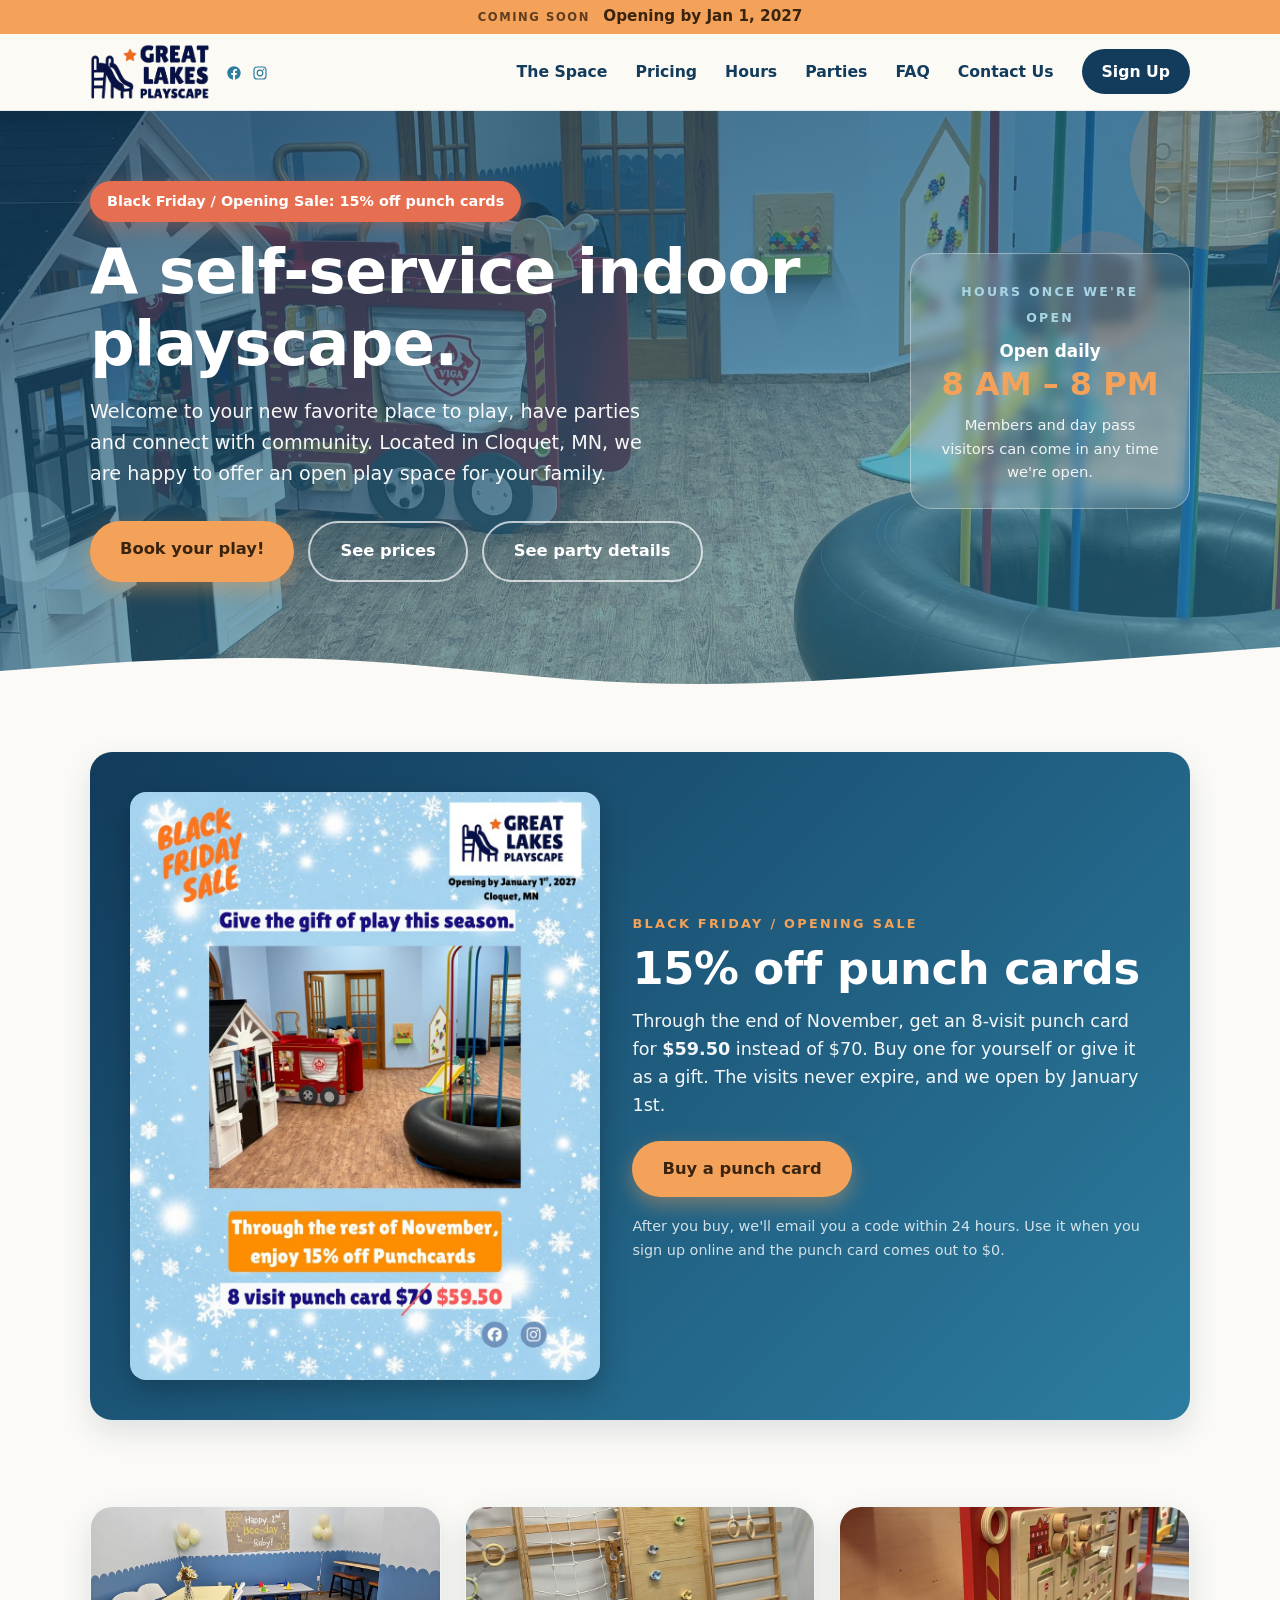
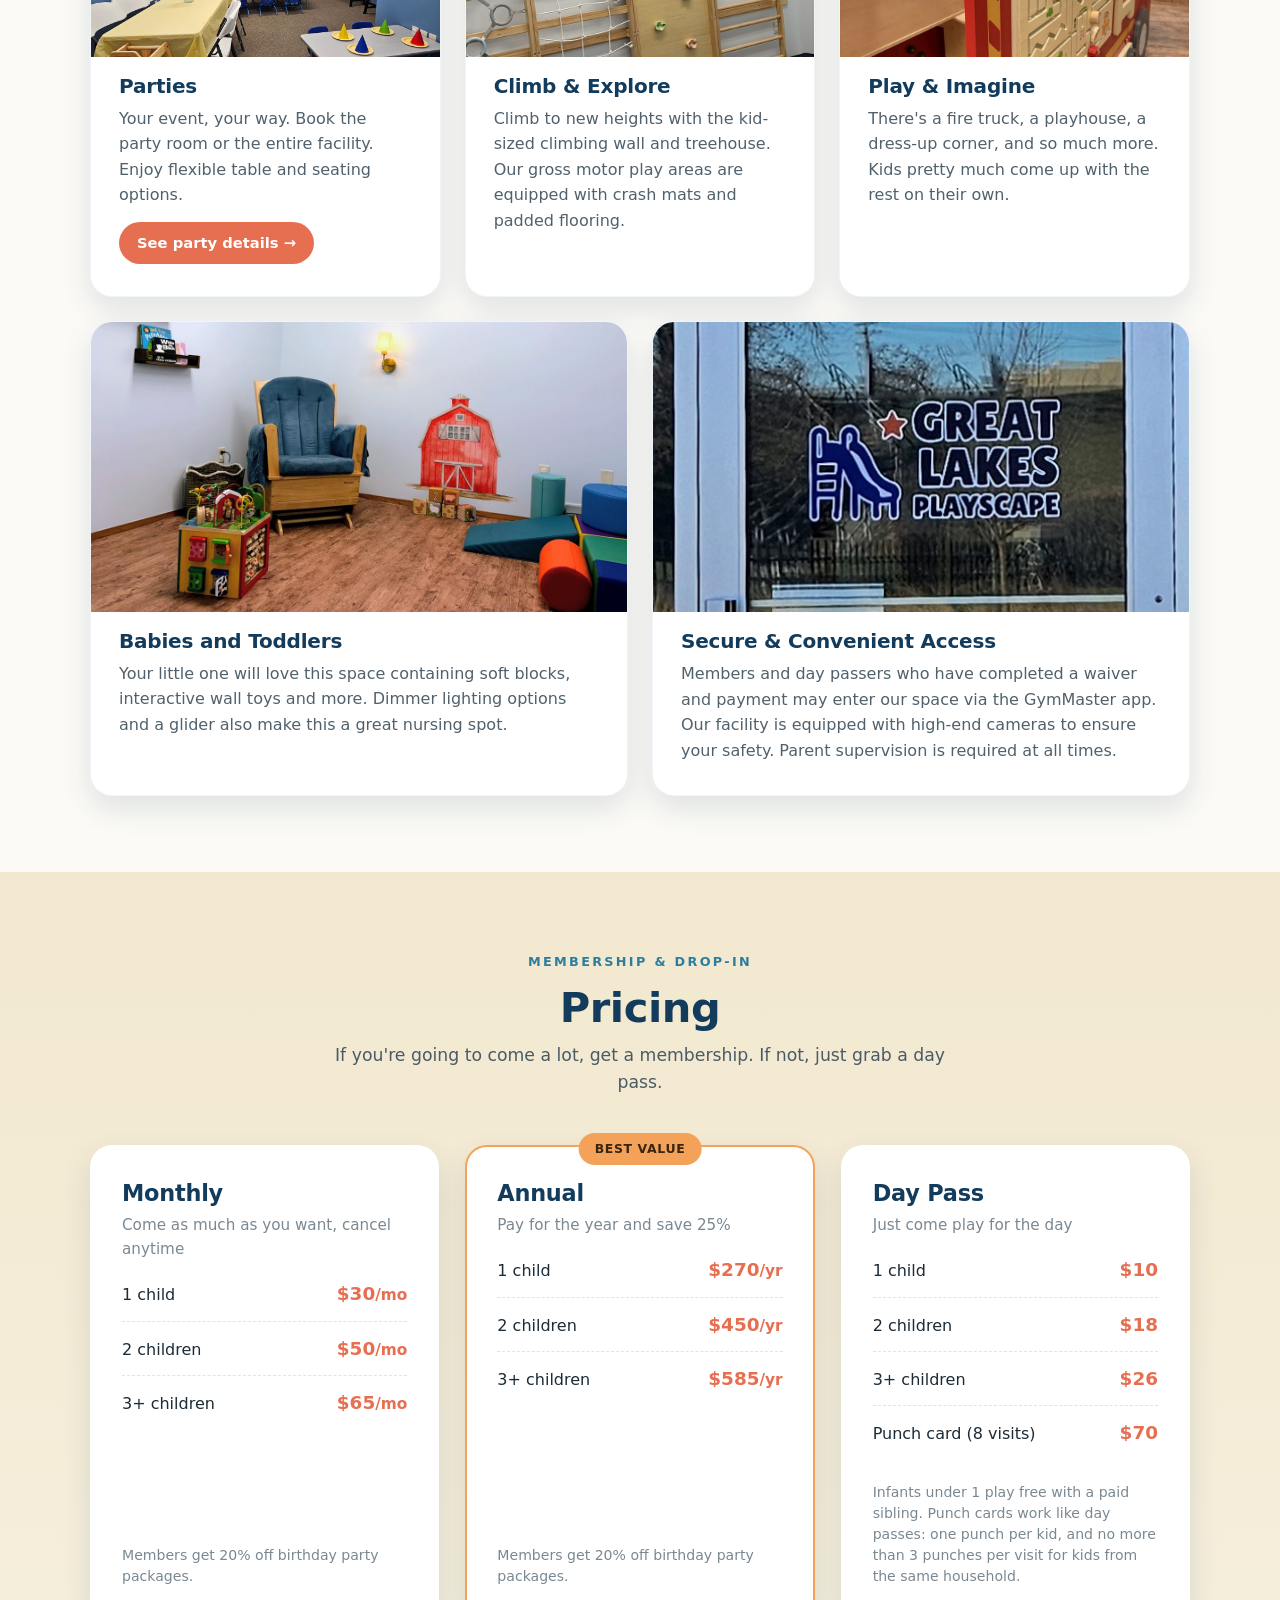
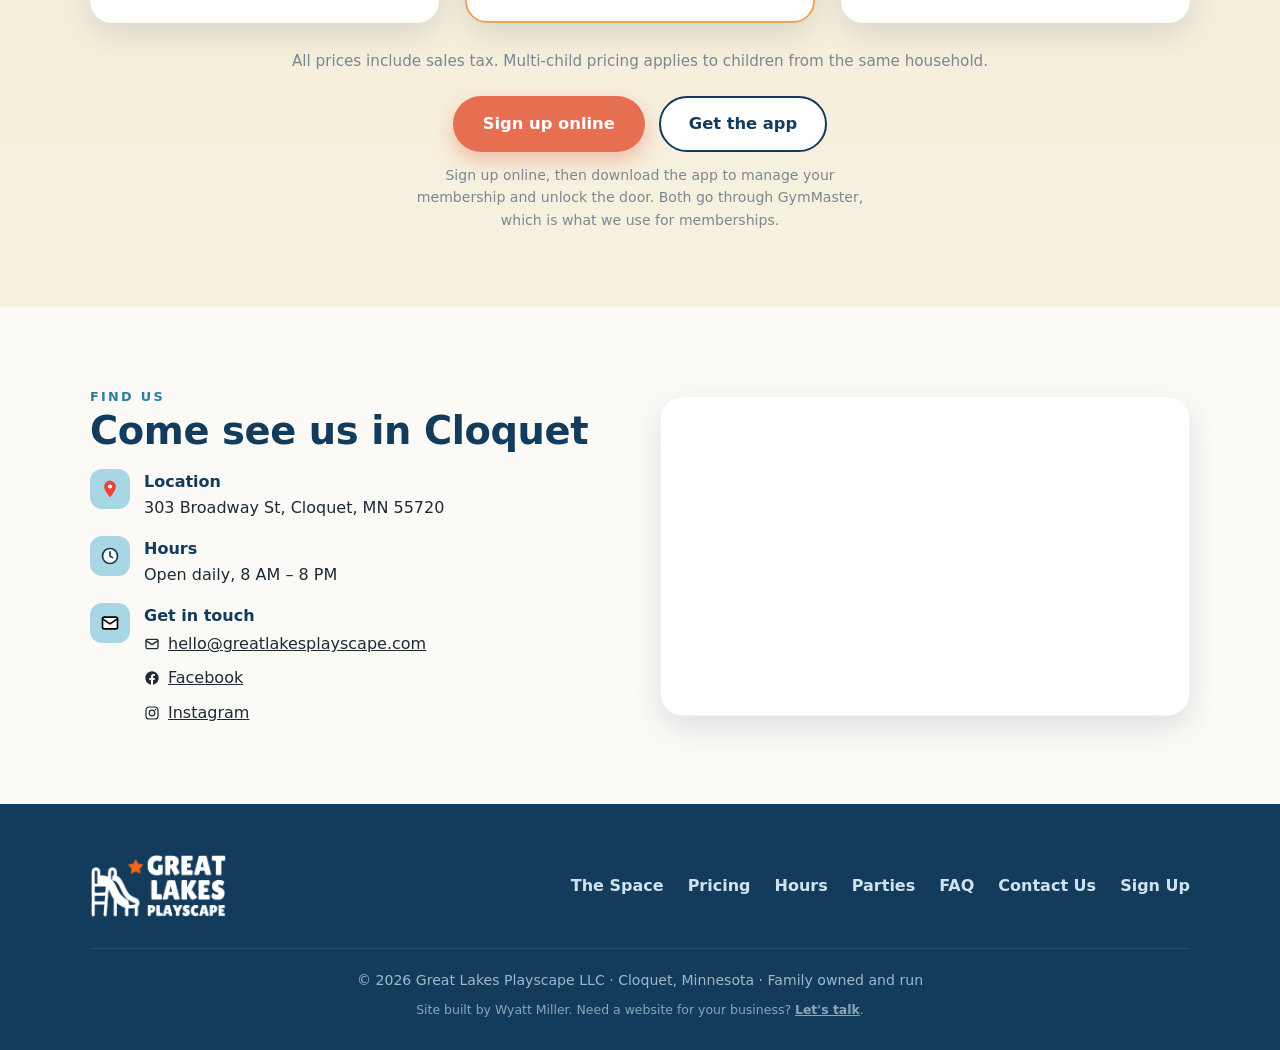
<file: index.html>
<!DOCTYPE html>
<html lang="en">
<head>
<meta charset="UTF-8">
<meta name="viewport" content="width=device-width, initial-scale=1.0">
<title>Great Lakes Playscape | Indoor Playground in Cloquet, MN</title>
<meta name="description" content="Indoor playground for kids in Cloquet, MN. Memberships, day passes, and birthday parties. Opening soon.">

<link rel="icon" type="image/png" sizes="32x32" href="images/favicon-32.png?v=2">
<link rel="icon" type="image/png" sizes="16x16" href="images/favicon-16.png?v=2">
<link rel="apple-touch-icon" href="images/apple-touch-icon.png?v=2">

<!-- Social sharing preview (Facebook, iMessage, Instagram link previews, etc.) -->
<!-- NOTE: update the og:url / twitter:url below once the real domain is live -->
<meta property="og:type" content="website">
<meta property="og:title" content="Great Lakes Playscape | Indoor Playground in Cloquet, MN">
<meta property="og:description" content="Indoor playground for kids in Cloquet, MN. Memberships, day passes, and birthday parties. Opening soon.">
<meta property="og:image" content="https://greatlakesplayscape.com/images/og-image.png">
<meta property="og:url" content="https://greatlakesplayscape.com/">
<meta name="twitter:card" content="summary_large_image">
<meta name="twitter:title" content="Great Lakes Playscape | Indoor Playground in Cloquet, MN">
<meta name="twitter:description" content="Indoor playground for kids in Cloquet, MN. Memberships, day passes, and birthday parties. Opening soon.">
<meta name="twitter:image" content="https://greatlakesplayscape.com/images/og-image.png">

<!-- Business details for Google search / Maps. Keep name, address, phone and hours in sync with the Google Business Profile. -->
<script type="application/ld+json">
{
  "@context": "https://schema.org",
  "@type": "EntertainmentBusiness",
  "name": "Great Lakes Playscape",
  "description": "Indoor playground for kids in Cloquet, MN. Memberships, day passes, and birthday parties.",
  "url": "https://greatlakesplayscape.com/",
  "logo": "https://greatlakesplayscape.com/images/logo.png",
  "image": "https://greatlakesplayscape.com/images/og-image.png",
  "email": "hello@greatlakesplayscape.com",
  "priceRange": "$",
  "address": {
    "@type": "PostalAddress",
    "streetAddress": "303 Broadway St",
    "addressLocality": "Cloquet",
    "addressRegion": "MN",
    "postalCode": "55720",
    "addressCountry": "US"
  },
  "openingHoursSpecification": [{
    "@type": "OpeningHoursSpecification",
    "dayOfWeek": ["Monday", "Tuesday", "Wednesday", "Thursday", "Friday", "Saturday", "Sunday"],
    "opens": "08:00",
    "closes": "20:00"
  }],
  "sameAs": [
    "https://www.facebook.com/share/1ABTPfkHhx/",
    "https://www.instagram.com/greatlakesplayscape/"
  ]
}
</script>

<link rel="stylesheet" href="styles.css?v=20261122k">
</head>
<body>

<!-- ============ HEADER ============ -->
<header>
  <div class="opening-bar"><span>Coming soon</span> Opening by Jan 1, 2027</div>
  <div class="wrap nav">
    <div class="brand-group">
      <a href="#top" class="brand">
        <img class="logo" src="images/logo.png" alt="Great Lakes Playscape" width="586" height="274">
      </a>
      <div class="header-social" aria-label="Follow us on social media">
        <a href="https://www.facebook.com/share/1ABTPfkHhx/" aria-label="Facebook" target="_blank" rel="noopener">
          <svg viewBox="0 0 24 24" width="16" height="16" fill="currentColor" aria-hidden="true"><path d="M22 12.06C22 6.5 17.52 2 12 2S2 6.5 2 12.06c0 5.02 3.66 9.18 8.44 9.94v-7.03H7.9v-2.91h2.54V9.85c0-2.51 1.49-3.9 3.77-3.9 1.09 0 2.24.2 2.24.2v2.46h-1.26c-1.24 0-1.63.77-1.63 1.56v1.88h2.78l-.44 2.91h-2.34V22c4.78-.76 8.44-4.92 8.44-9.94Z"/></svg>
        </a>
        <a href="https://www.instagram.com/greatlakesplayscape/" aria-label="Instagram" target="_blank" rel="noopener">
          <svg viewBox="0 0 24 24" width="16" height="16" fill="none" stroke="currentColor" stroke-width="1.8" aria-hidden="true"><rect x="3" y="3" width="18" height="18" rx="5"/><circle cx="12" cy="12" r="4.2"/><circle cx="17.4" cy="6.6" r="1.1" fill="currentColor" stroke="none"/></svg>
        </a>
      </div>
    </div>
    <nav class="nav-links" id="navLinks">
      <a href="#play">The Space</a>
      <a href="#pricing">Pricing</a>
      <a href="#visit">Hours</a>
      <a href="parties/">Parties</a>
      <a href="faq/">FAQ</a>
      <a href="#visit">Contact Us</a>
      <a href="#join" class="cta">Sign Up</a>
    </nav>
    <button class="nav-toggle" id="navToggle" aria-label="Menu">☰</button>
  </div>
</header>

<!-- ============ HERO ============ -->
<section class="hero" id="top">
  <span class="float a"></span><span class="float b"></span><span class="float c"></span>
  <div class="wrap hero-grid">
   <div class="hero-main">
    <a href="#sale" class="badge badge-sale">Black Friday / Opening Sale: 15% off punch cards</a>
    <h1>A self-service indoor playscape.</h1>
    <p class="lede">Welcome to your new favorite place to play, have parties and connect with community. Located in Cloquet, MN, we are happy to offer an open play space for your family.</p>
    <div class="cta-row">
      <a href="https://greatlakesplayscape.gymmasteronline.com/portal" class="btn btn-sun" target="_blank" rel="noopener">Book your play!</a>
      <a href="#pricing" class="btn btn-ghost">See prices</a>
      <a href="parties/" class="btn btn-ghost">See party details</a>
    </div>
   </div>
    <aside class="hero-hours" id="hours">
      <span class="hero-hours-label">Hours once we're open</span>
      <div class="hero-hours-days">Open daily</div>
      <div class="hero-hours-time">8 AM – 8 PM</div>
      <p>Members and day pass visitors can come in any time we're open.</p>
    </aside>
  </div>
  <div class="waves" aria-hidden="true">
    <svg viewBox="0 0 1440 120" preserveAspectRatio="none" style="width:100%;height:90px"><path fill="#FBFAF6" d="M0,64L60,58.7C120,53,240,43,360,48C480,53,600,75,720,80C840,85,960,75,1080,64C1200,53,1320,43,1380,37.3L1440,32L1440,120L0,120Z"></path></svg>
  </div>
</section>

<!-- ============ SALE ============ -->
<section id="sale">
  <div class="wrap">
    <div class="sale-card">
      <a href="https://square.link/u/6KVVEjBP" target="_blank" rel="noopener" class="sale-graphic-link">
        <img class="sale-graphic" src="images/black-friday-sale.jpg" alt="Black Friday Sale: through the rest of November, 15% off punch cards. 8-visit punch card $59.50, was $70. Opening by January 1st, 2027 in Cloquet, MN." width="1000" height="1250">
      </a>
      <div class="sale-text">
        <span class="eyebrow">Black Friday / Opening Sale</span>
        <h2>15% off punch cards</h2>
        <p>Through the end of November, get an 8-visit punch card for <strong>$59.50</strong> instead of $70. Buy one for yourself or give it as a gift. The visits never expire, and we open by January 1st.</p>
        <a href="https://square.link/u/6KVVEjBP" class="btn btn-sun" target="_blank" rel="noopener">Buy a punch card</a>
        <p class="sale-fine">After you buy, we'll email you a code within 24 hours. Use it when you sign up online and the punch card comes out to $0.</p>
      </div>
    </div>
  </div>
</section>

<!-- ============ THE SPACE ============ -->
<section id="play">
  <div class="wrap">
    <div class="features">
      <div class="card">
        <img class="card-photo" src="images/photos/party.jpg" alt="The party room set up for a bee-themed birthday, with balloons, a banner, a long table and kid-sized tables with party hats" loading="lazy">
        <h3>Parties</h3>
        <p>Your event, your way. Book the party room or the entire facility. Enjoy flexible table and seating options.</p>
        <a href="parties/" class="card-link">See party details →</a>
      </div>
      <div class="card">
        <img class="card-photo" src="images/photos/climb.jpg" alt="Wooden climbing wall with rings, a cargo net, climbing holds and a ladder over crash mats" loading="lazy">
        <h3>Climb &amp; Explore</h3>
        <p>Climb to new heights with the kid-sized climbing wall and treehouse. Our gross motor play areas are equipped with crash mats and padded flooring.</p>
      </div>
      <div class="card">
        <img class="card-photo" src="images/photos/imagine.jpg" alt="Close-up of the red wooden fire truck with a maze panel and a toy fire helmet" loading="lazy">
        <h3>Play &amp; Imagine</h3>
        <p>There's a fire truck, a playhouse, a dress-up corner, and so much more. Kids pretty much come up with the rest on their own.</p>
      </div>
      <div class="card">
        <img class="card-photo photo-full" src="images/photos/quiet-room.jpg" alt="Side room with a rocking chair, a barn mural, board books, baby toys and foam blocks" loading="lazy">
        <h3>Babies and Toddlers</h3>
        <p>Your little one will love this space containing soft blocks, interactive wall toys and more. Dimmer lighting options and a glider also make this a great nursing spot.</p>
      </div>
      <div class="card">
        <img class="card-photo" src="images/photos/entrance.jpg" alt="The Great Lakes Playscape logo on the glass front door" loading="lazy">
        <h3>Secure &amp; Convenient Access</h3>
        <p>Members and day passers who have completed a waiver and payment may enter our space via the GymMaster app. Our facility is equipped with high-end cameras to ensure your safety. Parent supervision is required at all times.</p>
      </div>
    </div>
  </div>
</section>


<!-- ============ PRICING ============ -->
<section id="pricing">
  <div class="wrap">
    <div class="section-head">
      <span class="eyebrow">Membership &amp; Drop-in</span>
      <h2>Pricing</h2>
      <p>If you're going to come a lot, get a membership. If not, just grab a day pass.</p>
    </div>
    <div class="price-grid">
      <div class="price-card">
        <h3>Monthly</h3>
        <div class="sub">Come as much as you want, cancel anytime</div>
        <ul class="price-list">
          <li><span>1 child</span><span class="amt">$30<small>/mo</small></span></li>
          <li><span>2 children</span><span class="amt">$50<small>/mo</small></span></li>
          <li><span>3+ children</span><span class="amt">$65<small>/mo</small></span></li>
        </ul>
        <p class="price-fine">Members get 20% off birthday party packages.</p>
      </div>
      <div class="price-card featured">
        <span class="tag">Best value</span>
        <h3>Annual</h3>
        <div class="sub">Pay for the year and save 25%</div>
        <ul class="price-list">
          <li><span>1 child</span><span class="amt">$270<small>/yr</small></span></li>
          <li><span>2 children</span><span class="amt">$450<small>/yr</small></span></li>
          <li><span>3+ children</span><span class="amt">$585<small>/yr</small></span></li>
        </ul>
        <p class="price-fine">Members get 20% off birthday party packages.</p>
      </div>
      <div class="price-card">
        <h3>Day Pass</h3>
        <div class="sub">Just come play for the day</div>
        <ul class="price-list">
          <li><span>1 child</span><span class="amt">$10</span></li>
          <li><span>2 children</span><span class="amt">$18</span></li>
          <li><span>3+ children</span><span class="amt">$26</span></li>
          <li><span>Punch card (8 visits)</span><span class="amt">$70</span></li>
        </ul>
        <p class="price-fine">Infants under 1 play free with a paid sibling. Punch cards work like day passes: one punch per kid, and no more than 3 punches per visit for kids from the same household.</p>
      </div>
    </div>
    <p class="price-note">All prices include sales tax. Multi-child pricing applies to children from the same household.</p>
    <div class="price-cta" id="join">
      <div class="price-cta-row">
        <a href="https://greatlakesplayscape.gymmasteronline.com/portal" class="btn btn-coral" target="_blank" rel="noopener">Sign up online</a>
        <a href="https://www.gymmaster.com/app-download/" class="btn btn-outline" target="_blank" rel="noopener">Get the app</a>
      </div>
      <p>Sign up online, then download the app to manage your membership and unlock the door. Both go through GymMaster, which is what we use for memberships.</p>
    </div>
  </div>
</section>

<!-- ============ VISIT ============ -->
<section id="visit">
  <div class="wrap visit-grid">
    <div>
      <span class="eyebrow">Find us</span>
      <h2>Come see us in Cloquet</h2>
      <ul class="visit-info">
        <li><span class="ico"><svg viewBox="0 0 24 24" width="20" height="20" aria-hidden="true"><path fill="#EA4335" d="M12 2C8.14 2 5 5.14 5 9c0 5.25 7 13 7 13s7-7.75 7-13c0-3.86-3.14-7-7-7z"/><circle cx="12" cy="9" r="2.5" fill="#fff"/></svg></span><span><strong>Location</strong>303 Broadway St, Cloquet, MN 55720</span></li>
        <li><span class="ico"><svg viewBox="0 0 24 24" width="20" height="20" fill="none" stroke="#123b5c" stroke-width="2" stroke-linecap="round" stroke-linejoin="round" aria-hidden="true"><circle cx="12" cy="12" r="9" fill="#fff"/><path d="M12 7v5l3 2"/></svg></span><span><strong>Hours</strong>Open daily, 8 AM – 8 PM</span></li>
        <li><span class="ico"><svg viewBox="0 0 24 24" width="20" height="20" fill="none" stroke="#000" stroke-width="2" stroke-linecap="round" stroke-linejoin="round" aria-hidden="true"><rect x="3" y="5" width="18" height="14" rx="2" fill="#fff"/><path d="m3 7 9 6 9-6"/></svg></span><span><strong>Get in touch</strong>
          <ul class="visit-contacts">
            <li><a href="mailto:hello@greatlakesplayscape.com"><svg viewBox="0 0 24 24" width="16" height="16" fill="none" stroke="currentColor" stroke-width="2" stroke-linecap="round" stroke-linejoin="round" aria-hidden="true"><rect x="3" y="5" width="18" height="14" rx="2"/><path d="m3 7 9 6 9-6"/></svg>hello@greatlakesplayscape.com</a></li>
            <li><a href="https://www.facebook.com/share/1ABTPfkHhx/" target="_blank" rel="noopener"><svg viewBox="0 0 24 24" width="16" height="16" fill="currentColor" aria-hidden="true"><path d="M22 12.06C22 6.5 17.52 2 12 2S2 6.5 2 12.06c0 5.02 3.66 9.18 8.44 9.94v-7.03H7.9v-2.91h2.54V9.85c0-2.51 1.49-3.9 3.77-3.9 1.09 0 2.24.2 2.24.2v2.46h-1.26c-1.24 0-1.63.77-1.63 1.56v1.88h2.78l-.44 2.91h-2.34V22c4.78-.76 8.44-4.92 8.44-9.94Z"/></svg>Facebook</a></li>
            <li><a href="https://www.instagram.com/greatlakesplayscape/" target="_blank" rel="noopener"><svg viewBox="0 0 24 24" width="16" height="16" fill="none" stroke="currentColor" stroke-width="1.8" aria-hidden="true"><rect x="3" y="3" width="18" height="18" rx="5"/><circle cx="12" cy="12" r="4.2"/><circle cx="17.4" cy="6.6" r="1.1" fill="currentColor" stroke="none"/></svg>Instagram</a></li>
          </ul></span></li>
      </ul>
    </div>
    <div class="map-card">
      <!-- Uses the address text on purpose for consistency with the rest of the site. Google's geocoding for "303 Broadway St" is currently broken/imprecise (see Google Business Profile todo) — this pin will self-correct once that Google Maps edit is approved. -->
      <iframe
        src="https://www.google.com/maps?q=303+Broadway+St,+Cloquet,+MN+55720&output=embed"
        width="100%" height="100%" style="border:0" loading="lazy"
        referrerpolicy="no-referrer-when-downgrade"
        title="Map showing Great Lakes Playscape location"></iframe>
    </div>
  </div>
</section>

<!-- ============ FOOTER ============ -->
<footer>
  <div class="wrap">
    <div class="foot-grid">
      <div class="foot-brand">
        <img src="images/logo-white.png" alt="Great Lakes Playscape" width="586" height="274">
      </div>
      <div class="foot-links">
        <a href="#play">The Space</a>
        <a href="#pricing">Pricing</a>
        <a href="#visit">Hours</a>
        <a href="parties/">Parties</a>
        <a href="faq/">FAQ</a>
        <a href="#visit">Contact Us</a>
        <a href="#join">Sign Up</a>
      </div>
    </div>
    <div class="foot-bottom">
      © 2026 Great Lakes Playscape LLC · Cloquet, Minnesota · Family owned and run
      <div class="foot-credit">Site built by Wyatt Miller. Need a website for your business? <a href="mailto:wyattmiller19@gmail.com">Let's talk</a>.</div>
    </div>
  </div>
</footer>

<script src="script.js"></script>
</body>
</html>
</file>
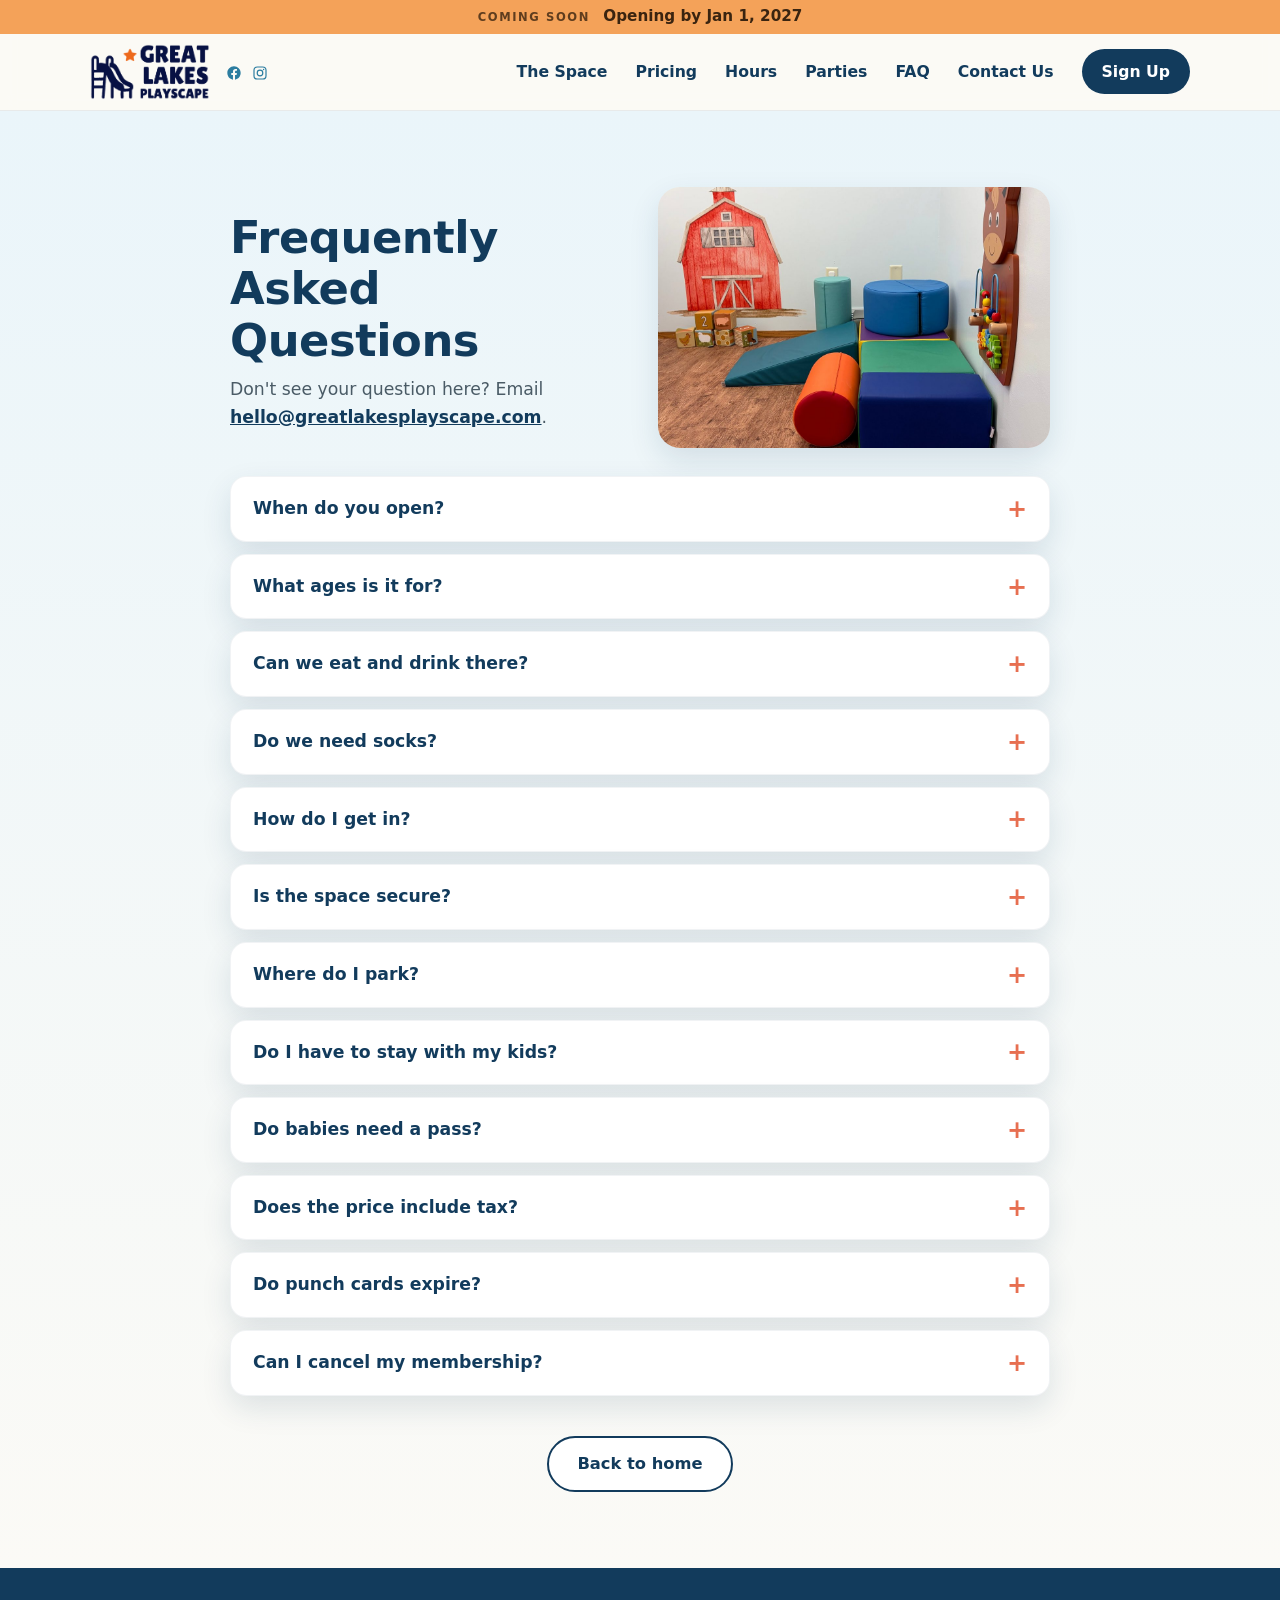
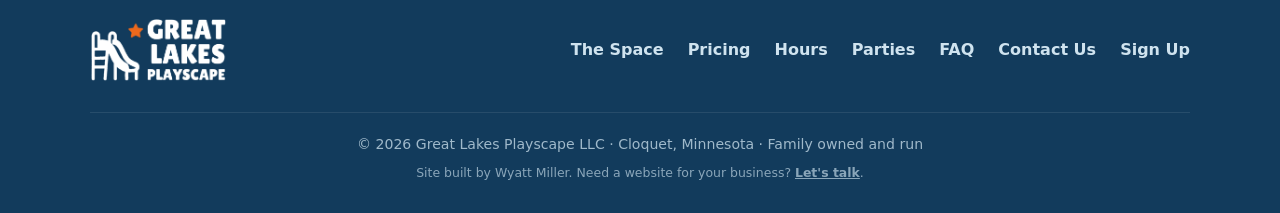
<file: faq/index.html>
<!DOCTYPE html>
<html lang="en">
<head>
<meta charset="UTF-8">
<meta name="viewport" content="width=device-width, initial-scale=1.0">
<title>FAQ | Great Lakes Playscape, Cloquet MN</title>
<meta name="description" content="Common questions about Great Lakes Playscape in Cloquet, MN: hours, memberships, day passes, parking, snacks and more.">

<link rel="icon" type="image/png" sizes="32x32" href="../images/favicon-32.png?v=2">
<link rel="icon" type="image/png" sizes="16x16" href="../images/favicon-16.png?v=2">
<link rel="apple-touch-icon" href="../images/apple-touch-icon.png?v=2">

<meta property="og:type" content="website">
<meta property="og:title" content="FAQ | Great Lakes Playscape">
<meta property="og:description" content="Common questions about Great Lakes Playscape in Cloquet, MN.">
<meta property="og:image" content="https://greatlakesplayscape.com/images/og-image.png">
<meta property="og:url" content="https://greatlakesplayscape.com/faq/">

<link rel="stylesheet" href="../styles.css?v=20261122k">
</head>
<body>

<!-- ============ HEADER ============ -->
<header>
  <div class="opening-bar"><span>Coming soon</span> Opening by Jan 1, 2027</div>
  <div class="wrap nav">
    <div class="brand-group">
      <a href="../" class="brand">
        <img class="logo" src="../images/logo.png" alt="Great Lakes Playscape" width="586" height="274">
      </a>
      <div class="header-social" aria-label="Follow us on social media">
        <a href="https://www.facebook.com/share/1ABTPfkHhx/" aria-label="Facebook" target="_blank" rel="noopener">
          <svg viewBox="0 0 24 24" width="16" height="16" fill="currentColor" aria-hidden="true"><path d="M22 12.06C22 6.5 17.52 2 12 2S2 6.5 2 12.06c0 5.02 3.66 9.18 8.44 9.94v-7.03H7.9v-2.91h2.54V9.85c0-2.51 1.49-3.9 3.77-3.9 1.09 0 2.24.2 2.24.2v2.46h-1.26c-1.24 0-1.63.77-1.63 1.56v1.88h2.78l-.44 2.91h-2.34V22c4.78-.76 8.44-4.92 8.44-9.94Z"/></svg>
        </a>
        <a href="https://www.instagram.com/greatlakesplayscape/" aria-label="Instagram" target="_blank" rel="noopener">
          <svg viewBox="0 0 24 24" width="16" height="16" fill="none" stroke="currentColor" stroke-width="1.8" aria-hidden="true"><rect x="3" y="3" width="18" height="18" rx="5"/><circle cx="12" cy="12" r="4.2"/><circle cx="17.4" cy="6.6" r="1.1" fill="currentColor" stroke="none"/></svg>
        </a>
      </div>
    </div>
    <nav class="nav-links" id="navLinks">
      <a href="../#play">The Space</a>
      <a href="../#pricing">Pricing</a>
      <a href="../#visit">Hours</a>
      <a href="../parties/">Parties</a>
      <a href="./" aria-current="page">FAQ</a>
      <a href="../#visit">Contact Us</a>
      <a href="../#join" class="cta">Sign Up</a>
    </nav>
    <button class="nav-toggle" id="navToggle" aria-label="Menu">☰</button>
  </div>
</header>

<!-- ============ FAQ ============ -->
<section id="faq">
  <div class="wrap faq-wrap">
    <div class="faq-top">
      <div class="section-head">
        <h1>Frequently Asked Questions</h1>
        <p>Don't see your question here? Email <a href="mailto:hello@greatlakesplayscape.com">hello@greatlakesplayscape.com</a>.</p>
      </div>
      <img class="faq-photo" src="../images/photos/soft-play.jpg" alt="Soft play corner with foam blocks, a ramp, a barn wall mural, animal blocks and a horse activity board" width="1200" height="900">
    </div>

    <div class="faq-list">
      <details>
        <summary>When do you open?</summary>
        <p>We're opening by January 1, 2027. Once we're open, hours are 8 AM to 8 PM every day.</p>
      </details>
      <details>
        <summary>What ages is it for?</summary>
        <p>The space is designed for kids ages 0 to 8, but older kids are welcome to play too.</p>
      </details>
      <details>
        <summary>Can we eat and drink there?</summary>
        <p>Yes. We sell drinks and snacks, like juice boxes, milk, smoothies, coffee, fruit snacks and cheese sticks, from $0.50 to $3. Pay through GymMaster or our cash box. You're also welcome to bring your own food and drinks. We're a peanut-free facility, so please don't bring anything with peanuts or other nuts.</p>
      </details>
      <details>
        <summary>Do we need socks?</summary>
        <p>Yes. Please wear socks or very clean shoes in the play areas. No bare feet, please.</p>
      </details>
      <details>
        <summary>How do I get in?</summary>
        <p>Sign up online, sign the waiver, and pay for a membership or pass. Then you unlock the front door with the GymMaster app. Key fobs are also available upon request.</p>
      </details>
      <details>
        <summary>Is the space secure?</summary>
        <p>Yes. The front door stays locked, and only people who have signed our waiver and paid for a membership or pass can unlock it with the GymMaster app. Door access is just for your household, and the space has high-end security cameras. Every kid also has to be with a parent or guardian the whole time, and one adult can bring up to four kids.</p>
      </details>
      <details>
        <summary>Where do I park?</summary>
        <p>There's free parking in the lot behind the building and on the street.</p>
      </details>
      <details>
        <summary>Do I have to stay with my kids?</summary>
        <p>Yes. A parent or guardian has to supervise their kids the whole time.</p>
      </details>
      <details>
        <summary>Do babies need a pass?</summary>
        <p>Infants under 1 play free with a paid sibling.</p>
      </details>
      <details>
        <summary>Does the price include tax?</summary>
        <p>Yes. All prices on the site include sales tax.</p>
      </details>
      <details>
        <summary>Do punch cards expire?</summary>
        <p>No. Punch card visits never expire.</p>
      </details>
      <details>
        <summary>Can I cancel my membership?</summary>
        <p>Yes, anytime. Cancel in the GymMaster app or member portal, or email us. It ends at the end of your current billing period.</p>
      </details>
    </div>

    <div class="party-back">
      <a href="../" class="btn btn-outline">Back to home</a>
    </div>
  </div>
</section>

<!-- ============ FOOTER ============ -->
<footer>
  <div class="wrap">
    <div class="foot-grid">
      <div class="foot-brand">
        <img src="../images/logo-white.png" alt="Great Lakes Playscape" width="586" height="274">
      </div>
      <div class="foot-links">
        <a href="../#play">The Space</a>
        <a href="../#pricing">Pricing</a>
        <a href="../#visit">Hours</a>
        <a href="../parties/">Parties</a>
        <a href="./">FAQ</a>
        <a href="../#visit">Contact Us</a>
        <a href="../#join">Sign Up</a>
      </div>
    </div>
    <div class="foot-bottom">
      © 2026 Great Lakes Playscape LLC · Cloquet, Minnesota · Family owned and run
      <div class="foot-credit">Site built by Wyatt Miller. Need a website for your business? <a href="mailto:wyattmiller19@gmail.com">Let's talk</a>.</div>
    </div>
  </div>
</footer>

<script src="../script.js"></script>
</body>
</html>
</file>
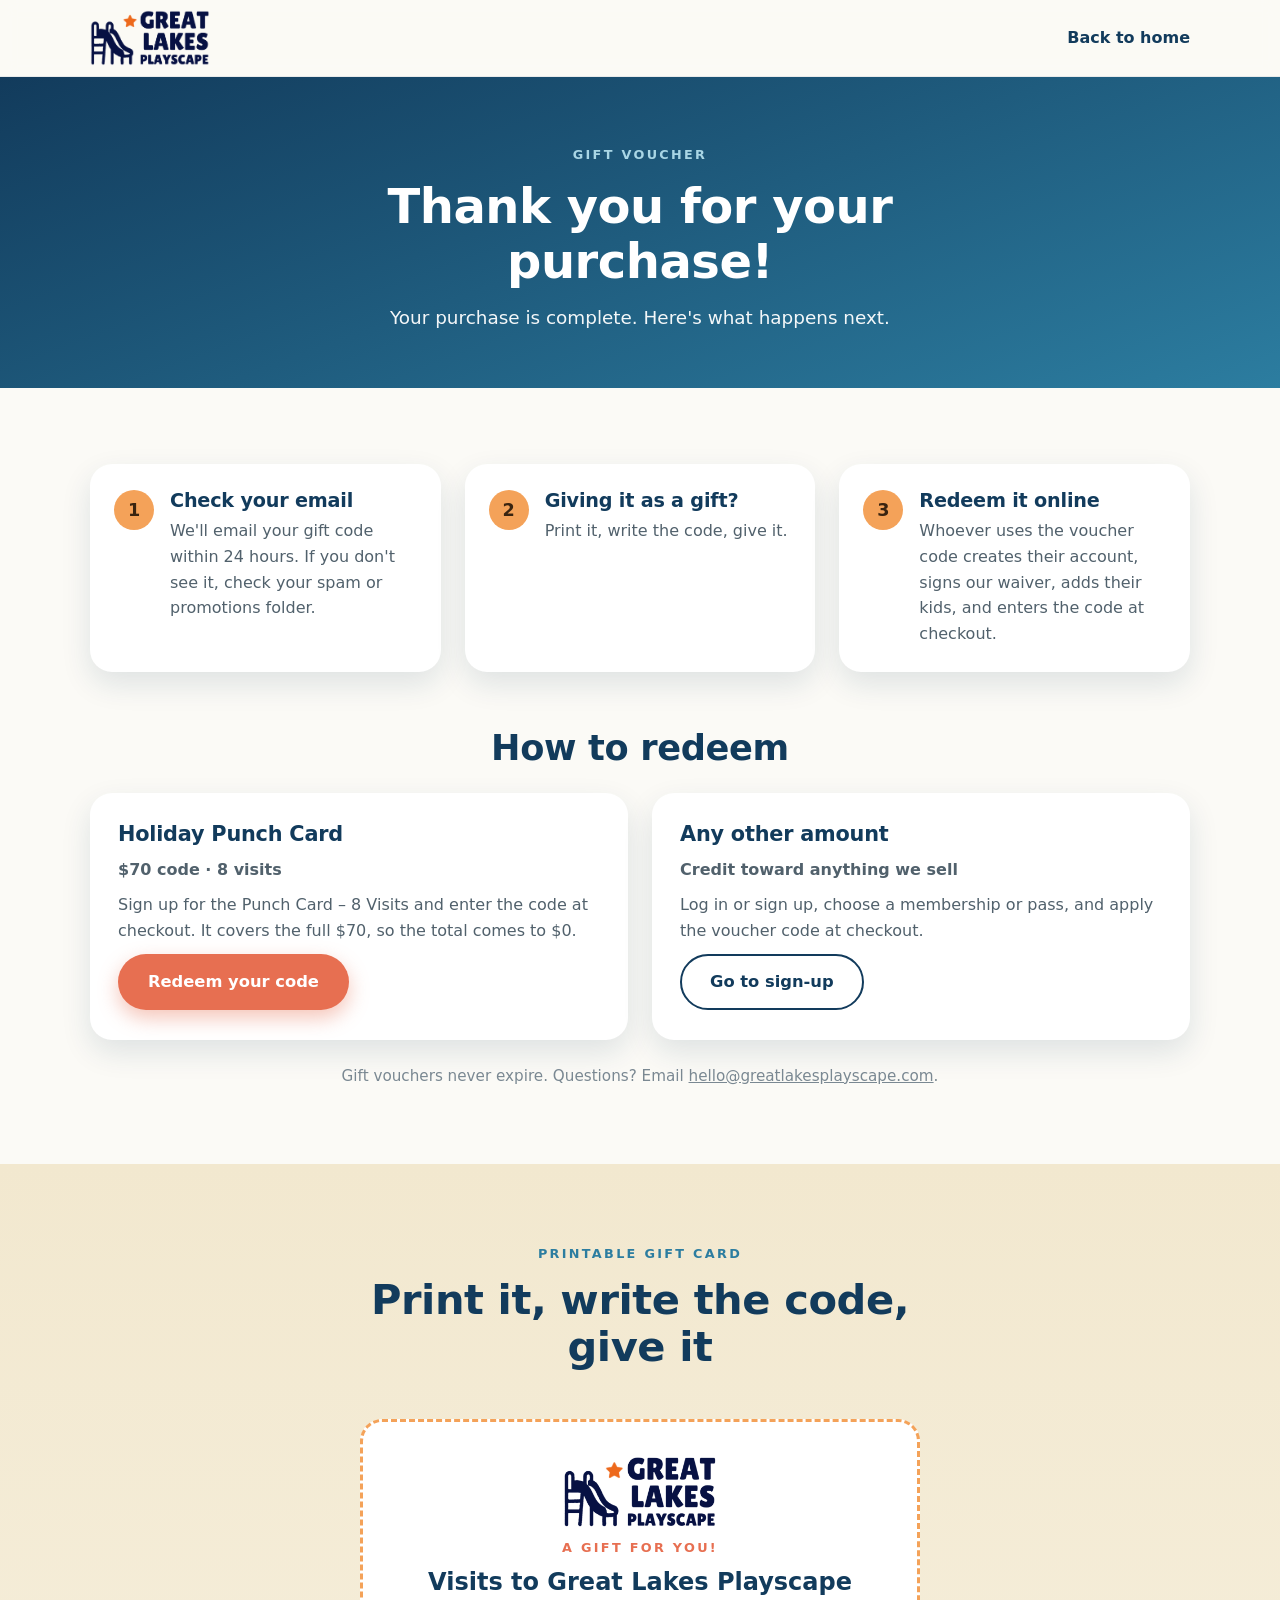
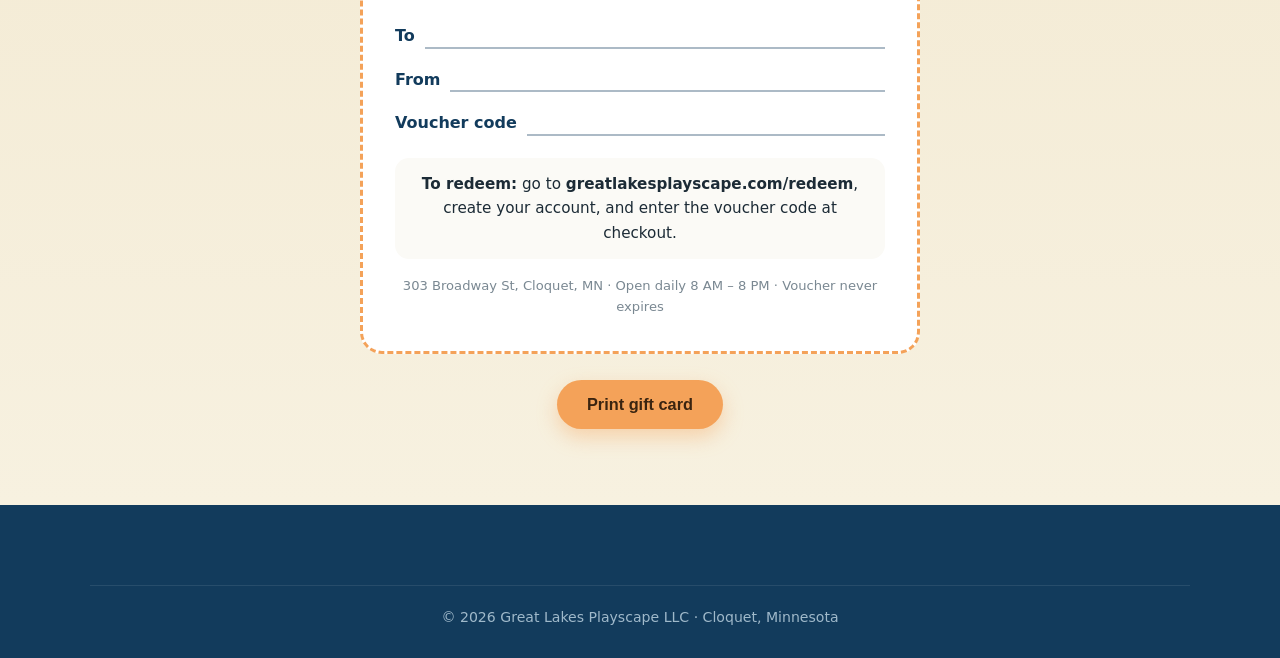
<file: gift/index.html>
<!DOCTYPE html>
<html lang="en">
<head>
<meta charset="UTF-8">
<meta name="viewport" content="width=device-width, initial-scale=1.0">
<title>Thank You for Your Gift — Great Lakes Playscape</title>
<meta name="description" content="Your Great Lakes Playscape gift voucher is on its way. Here's how to give it and how to redeem it.">
<!-- Thank-you page buyers land on after a Square or GymMaster gift purchase; keep it out of search results. -->
<meta name="robots" content="noindex">

<link rel="icon" type="image/png" sizes="32x32" href="../images/favicon-32.png?v=2">
<link rel="icon" type="image/png" sizes="16x16" href="../images/favicon-16.png?v=2">
<link rel="apple-touch-icon" href="../images/apple-touch-icon.png?v=2">

<link rel="stylesheet" href="../styles.css?v=20261122k">
</head>
<body class="gift-page">

<header>
  <div class="wrap nav">
    <a href="../" class="brand">
      <img class="logo" src="../images/logo.png" alt="Great Lakes Playscape" width="586" height="274">
    </a>
    <a href="../" class="gift-home-link">Back to home</a>
  </div>
</header>

<section class="gift-hero">
  <div class="wrap">
    <span class="eyebrow">Gift voucher</span>
    <h1>Thank you for your purchase!</h1>
    <p>Your purchase is complete. Here's what happens next.</p>
  </div>
</section>

<section class="gift-steps-section">
  <div class="wrap">
    <ol class="gift-steps">
      <li>
        <span class="step-num">1</span>
        <div>
          <h2>Check your email</h2>
          <p>We'll email your gift code within 24 hours. If you don't see it, check your spam or promotions folder.</p>
        </div>
      </li>
      <li>
        <span class="step-num">2</span>
        <div>
          <h2>Giving it as a gift?</h2>
          <p>Print it, write the code, give it.</p>
        </div>
      </li>
      <li>
        <span class="step-num">3</span>
        <div>
          <h2>Redeem it online</h2>
          <p>Whoever uses the voucher code creates their account, signs our waiver, adds their kids, and enters the code at checkout.</p>
        </div>
      </li>
    </ol>

    <div class="gift-redeem">
      <h2>How to redeem</h2>
      <div class="gift-redeem-grid">
        <div class="gift-redeem-card">
          <h3>Holiday Punch Card</h3>
          <p class="gift-redeem-sub">$70 code · 8 visits</p>
          <p>Sign up for the Punch Card – 8 Visits and enter the code at checkout. It covers the full $70, so the total comes to $0.</p>
          <a href="../redeem/" class="btn btn-coral">Redeem your code</a>
        </div>
        <div class="gift-redeem-card">
          <h3>Any other amount</h3>
          <p class="gift-redeem-sub">Credit toward anything we sell</p>
          <p>Log in or sign up, choose a membership or pass, and apply the voucher code at checkout.</p>
          <a href="https://greatlakesplayscape.gymmasteronline.com/portal" class="btn btn-outline" target="_blank" rel="noopener">Go to sign-up</a>
        </div>
      </div>
      <p class="gift-fine">Gift vouchers never expire. Questions? Email <a href="mailto:hello@greatlakesplayscape.com">hello@greatlakesplayscape.com</a>.</p>
    </div>
  </div>
</section>

<section class="gift-print-section">
  <div class="wrap">
    <div class="section-head">
      <span class="eyebrow">Printable gift card</span>
      <h2>Print it, write the code, give it</h2>
    </div>

    <div class="gift-card" id="giftCard">
      <img class="gift-card-logo" src="../images/logo.png" alt="Great Lakes Playscape" width="586" height="274">
      <p class="gift-card-kicker">A gift for you!</p>
      <p class="gift-card-title">Visits to Great Lakes Playscape</p>
      <div class="gift-card-fields">
        <div class="gift-card-field"><span>To</span><span class="line"></span></div>
        <div class="gift-card-field"><span>From</span><span class="line"></span></div>
        <div class="gift-card-field"><span>Voucher code</span><span class="line"></span></div>
      </div>
      <div class="gift-card-redeem">
        <strong>To redeem:</strong> go to <strong>greatlakesplayscape.com/redeem</strong>, create your account, and enter the voucher code at checkout.
      </div>
      <p class="gift-card-foot">303 Broadway St, Cloquet, MN · Open daily 8 AM – 8 PM · Voucher never expires</p>
    </div>

    <div class="gift-print-row">
      <button type="button" class="btn btn-sun" id="printCard">Print gift card</button>
    </div>
  </div>
</section>

<footer>
  <div class="wrap">
    <div class="foot-bottom">
      © 2026 Great Lakes Playscape LLC · Cloquet, Minnesota
    </div>
  </div>
</footer>

<script>
  document.getElementById('printCard').addEventListener('click', function () {
    window.print();
  });
</script>
</body>
</html>
</file>
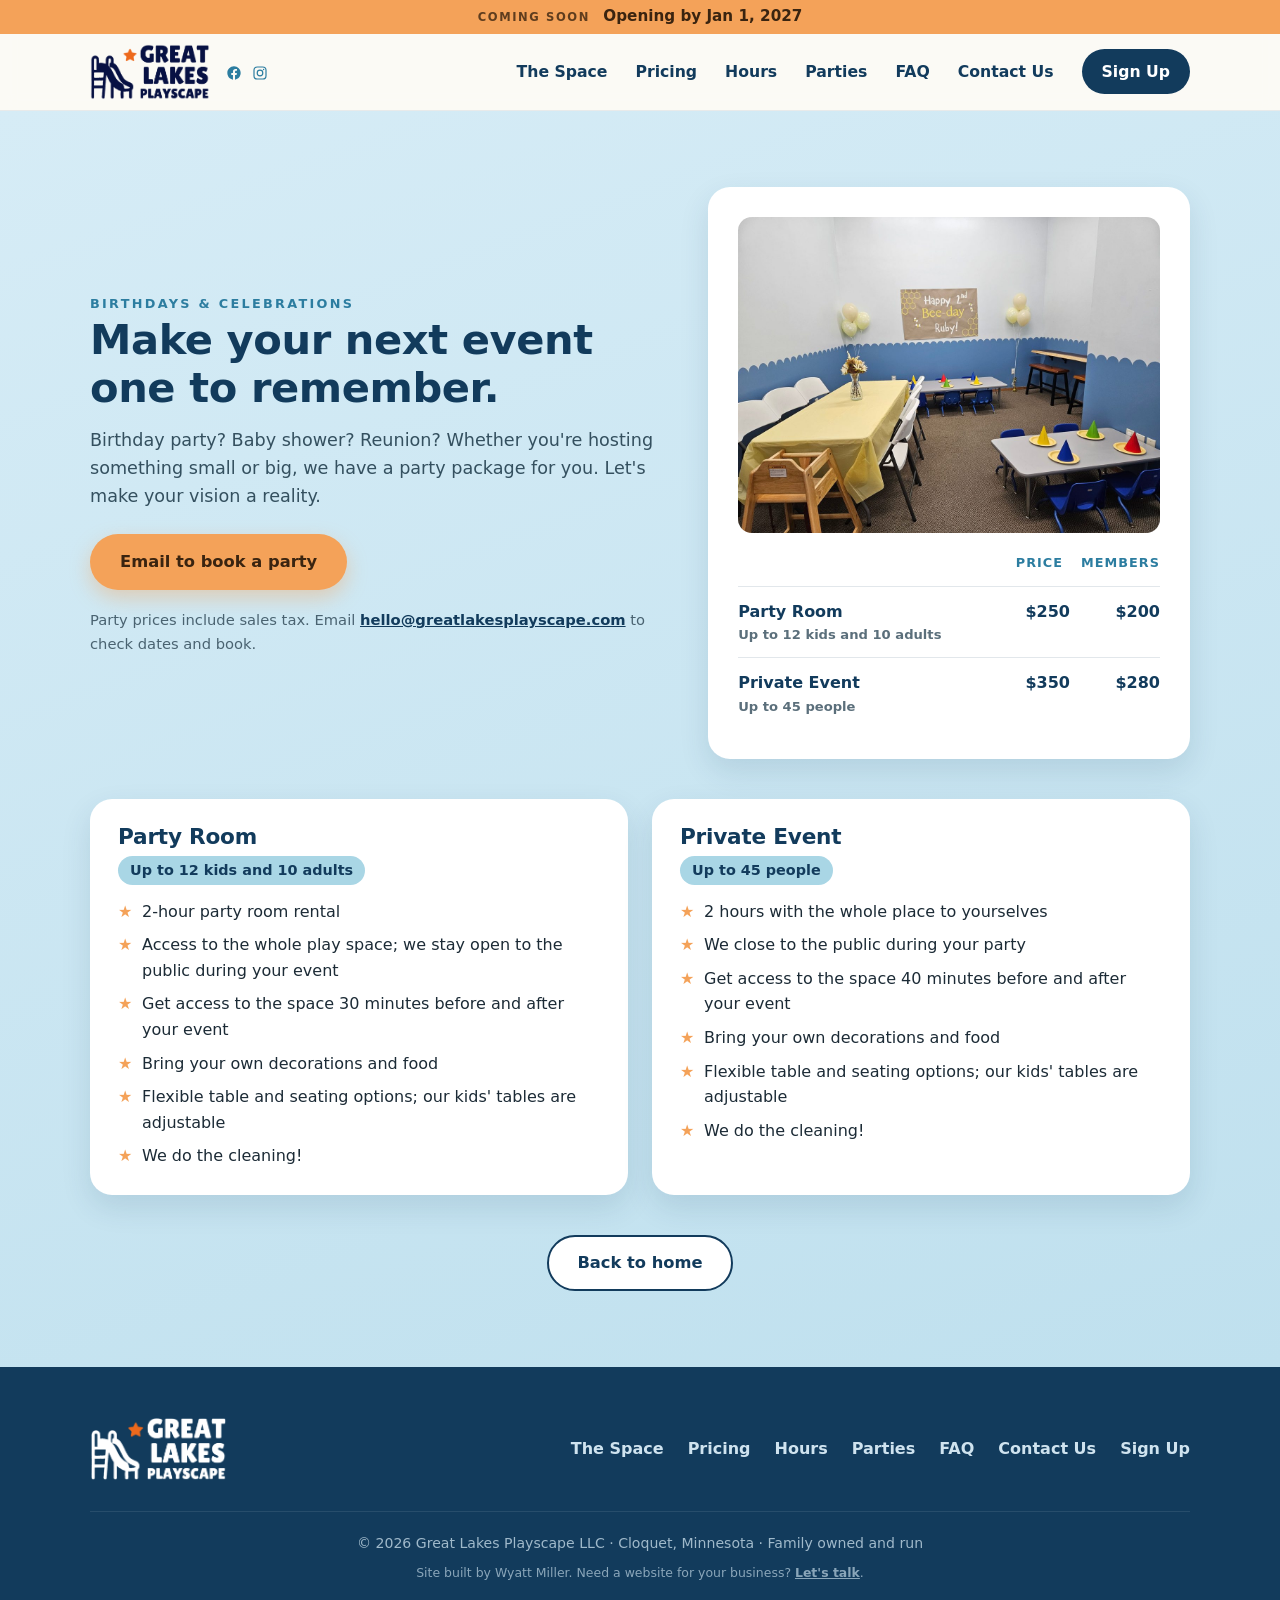
<file: parties/index.html>
<!DOCTYPE html>
<html lang="en">
<head>
<meta charset="UTF-8">
<meta name="viewport" content="width=device-width, initial-scale=1.0">
<title>Parties &amp; Events | Great Lakes Playscape, Cloquet MN</title>
<meta name="description" content="Party packages for birthdays, baby showers, reunions and more at Great Lakes Playscape in Cloquet, MN. Book the party room or the whole place. Email hello@greatlakesplayscape.com to book.">

<link rel="icon" type="image/png" sizes="32x32" href="../images/favicon-32.png?v=2">
<link rel="icon" type="image/png" sizes="16x16" href="../images/favicon-16.png?v=2">
<link rel="apple-touch-icon" href="../images/apple-touch-icon.png?v=2">

<meta property="og:type" content="website">
<meta property="og:title" content="Parties &amp; Events | Great Lakes Playscape">
<meta property="og:description" content="Book the party room or the whole place for a birthday, baby shower, reunion or other event in Cloquet, MN.">
<meta property="og:image" content="https://greatlakesplayscape.com/images/og-image.png">
<meta property="og:url" content="https://greatlakesplayscape.com/parties/">

<link rel="stylesheet" href="../styles.css?v=20261122k">
</head>
<body>

<!-- ============ HEADER ============ -->
<header>
  <div class="opening-bar"><span>Coming soon</span> Opening by Jan 1, 2027</div>
  <div class="wrap nav">
    <div class="brand-group">
      <a href="../" class="brand">
        <img class="logo" src="../images/logo.png" alt="Great Lakes Playscape" width="586" height="274">
      </a>
      <div class="header-social" aria-label="Follow us on social media">
        <a href="https://www.facebook.com/share/1ABTPfkHhx/" aria-label="Facebook" target="_blank" rel="noopener">
          <svg viewBox="0 0 24 24" width="16" height="16" fill="currentColor" aria-hidden="true"><path d="M22 12.06C22 6.5 17.52 2 12 2S2 6.5 2 12.06c0 5.02 3.66 9.18 8.44 9.94v-7.03H7.9v-2.91h2.54V9.85c0-2.51 1.49-3.9 3.77-3.9 1.09 0 2.24.2 2.24.2v2.46h-1.26c-1.24 0-1.63.77-1.63 1.56v1.88h2.78l-.44 2.91h-2.34V22c4.78-.76 8.44-4.92 8.44-9.94Z"/></svg>
        </a>
        <a href="https://www.instagram.com/greatlakesplayscape/" aria-label="Instagram" target="_blank" rel="noopener">
          <svg viewBox="0 0 24 24" width="16" height="16" fill="none" stroke="currentColor" stroke-width="1.8" aria-hidden="true"><rect x="3" y="3" width="18" height="18" rx="5"/><circle cx="12" cy="12" r="4.2"/><circle cx="17.4" cy="6.6" r="1.1" fill="currentColor" stroke="none"/></svg>
        </a>
      </div>
    </div>
    <nav class="nav-links" id="navLinks">
      <a href="../#play">The Space</a>
      <a href="../#pricing">Pricing</a>
      <a href="../#visit">Hours</a>
      <a href="./" aria-current="page">Parties</a>
      <a href="../faq/">FAQ</a>
      <a href="../#visit">Contact Us</a>
      <a href="../#join" class="cta">Sign Up</a>
    </nav>
    <button class="nav-toggle" id="navToggle" aria-label="Menu">☰</button>
  </div>
</header>

<!-- ============ PARTIES ============ -->
<section id="parties">
  <div class="wrap party-flex">
    <div>
      <span class="eyebrow">Birthdays &amp; celebrations</span>
      <h1>Make your next event one to remember.</h1>
      <p>Birthday party? Baby shower? Reunion? Whether you're hosting something small or big, we have a party package for you. Let's make your vision a reality.</p>
      <div class="party-ctas">
        <a href="mailto:hello@greatlakesplayscape.com?subject=Birthday%20party%20inquiry" class="btn btn-sun">Email to book a party</a>
      </div>
      <p class="party-fine">Party prices include sales tax. Email <a href="mailto:hello@greatlakesplayscape.com">hello@greatlakesplayscape.com</a> to check dates and book.</p>
    </div>
    <div class="party-card">
      <img class="party-photo" src="../images/photos/party.jpg" alt="The party room set up for a bee-themed birthday, with balloons, a banner, a long table and kid-sized tables with party hats">
      <div class="row row-head"><span></span><span>Price</span><span>Members</span></div>
      <div class="row"><span>Party Room<small>Up to 12 kids and 10 adults</small></span><span>$250</span><span>$200</span></div>
      <div class="row"><span>Private Event<small>Up to 45 people</small></span><span>$350</span><span>$280</span></div>
    </div>
  </div>
  <div class="wrap party-packages">
    <div class="package">
      <h3>Party Room</h3>
      <p class="package-sub">Up to 12 kids and 10 adults</p>
      <ul>
        <li>2-hour party room rental</li>
        <li>Access to the whole play space; we stay open to the public during your event</li>
        <li>Get access to the space 30 minutes before and after your event</li>
        <li>Bring your own decorations and food</li>
        <li>Flexible table and seating options; our kids' tables are adjustable </li>
        <li>We do the cleaning!</li>
      </ul>
    </div>
    <div class="package">
      <h3>Private Event</h3>
      <p class="package-sub">Up to 45 people</p>
      <ul>
        <li>2 hours with the whole place to yourselves</li>
        <li>We close to the public during your party</li>
        <li>Get access to the space 40 minutes before and after your event</li>
        <li>Bring your own decorations and food</li>
        <li>Flexible table and seating options; our kids' tables are adjustable</li>
        <li>We do the cleaning!</li>
      </ul>
    </div>
  </div>
  <div class="wrap party-back">
    <a href="../" class="btn btn-outline">Back to home</a>
  </div>
</section>

<!-- ============ FOOTER ============ -->
<footer>
  <div class="wrap">
    <div class="foot-grid">
      <div class="foot-brand">
        <img src="../images/logo-white.png" alt="Great Lakes Playscape" width="586" height="274">
      </div>
      <div class="foot-links">
        <a href="../#play">The Space</a>
        <a href="../#pricing">Pricing</a>
        <a href="../#visit">Hours</a>
        <a href="./">Parties</a>
        <a href="../faq/">FAQ</a>
        <a href="../#visit">Contact Us</a>
        <a href="../#join">Sign Up</a>
      </div>
    </div>
    <div class="foot-bottom">
      © 2026 Great Lakes Playscape LLC · Cloquet, Minnesota · Family owned and run
      <div class="foot-credit">Site built by Wyatt Miller. Need a website for your business? <a href="mailto:wyattmiller19@gmail.com">Let's talk</a>.</div>
    </div>
  </div>
</footer>

<script src="../script.js"></script>
</body>
</html>
</file>
<file: styles.css>
/* ---------- Design tokens ---------- */
:root{
  --deep:#123B5C;      /* Lake Superior deep blue */
  --wave:#2C7DA0;      /* mid lake blue */
  --sky:#A9D6E5;       /* pale sky */
  --sand:#F2E8CF;      /* beach sand */
  --sun:#F4A259;       /* warm sun / play orange */
  --coral:#E76F51;     /* playful accent */
  --leaf:#5B8C5A;      /* pine green */
  --ink:#1C2B36;       /* text */
  --paper:#FBFAF6;     /* background */
  --white:#ffffff;
  --radius:22px;
  --shadow:0 12px 30px rgba(18,59,92,0.12);
  --font:'Trebuchet MS','Segoe UI',system-ui,-apple-system,sans-serif;
}
*{box-sizing:border-box;margin:0;padding:0}
html{scroll-behavior:smooth}
body{font-family:var(--font);color:var(--ink);background:var(--paper);line-height:1.6;-webkit-font-smoothing:antialiased}
h1,h2,h3{line-height:1.15;font-weight:800;letter-spacing:-0.01em}
a{color:inherit}
img{max-width:100%;display:block}
.wrap{width:min(1100px,92%);margin-inline:auto}
.btn{display:inline-block;padding:15px 30px;border-radius:999px;font-weight:800;text-decoration:none;transition:transform .15s ease,box-shadow .15s ease;font-size:1.02rem;border:none;cursor:pointer}
.btn:hover{transform:translateY(-2px)}
.btn-sun{background:var(--sun);color:#3a2410;box-shadow:0 8px 20px rgba(244,162,89,.4)}
.btn-coral{background:var(--coral);color:#fff;box-shadow:0 8px 20px rgba(231,111,81,.4)}
.btn-outline{background:#fff;color:var(--deep);border:2px solid var(--deep);padding:13px 28px}
.btn-ghost{background:transparent;color:#fff;border:2px solid rgba(255,255,255,.7)}
.eyebrow{text-transform:uppercase;letter-spacing:.18em;font-size:.8rem;font-weight:800;color:var(--wave)}

/* ---------- Header ---------- */
header{position:sticky;top:0;z-index:50;background:rgba(251,250,246,.9);backdrop-filter:blur(8px);border-bottom:1px solid rgba(18,59,92,.08)}
.opening-bar{background:var(--sun);color:#3a2410;text-align:center;font-weight:800;font-size:.95rem;padding:7px 12px;line-height:1.3}
.opening-bar span{text-transform:uppercase;letter-spacing:.14em;font-size:.72rem;margin-right:8px;opacity:.8}
.nav{display:flex;align-items:center;justify-content:space-between;padding:10px 0}
.brand-group{display:flex;align-items:center;gap:16px}
.brand{display:flex;align-items:center;gap:12px;font-weight:800;font-size:1.15rem;color:var(--deep);text-decoration:none}
.brand .logo{height:56px;width:auto;flex:none}
.header-social{display:flex;gap:10px;margin-top:3px}
.header-social a{color:var(--wave);display:flex}
.header-social a:hover{color:var(--deep)}
/* Bigger social icons on phones and tablets, where the menu collapses and there's room beside the logo */
@media(max-width:1080px){
  .header-social{gap:16px;margin-top:0}
  .header-social svg{width:26px;height:26px}
}
.nav-links{display:flex;gap:28px;align-items:center}
.nav-links a{text-decoration:none;font-weight:700;color:var(--deep);font-size:.98rem}
.nav-links a.cta{background:var(--deep);color:#fff;padding:10px 20px;border-radius:999px}
.nav-toggle{display:none;background:none;border:none;font-size:1.6rem;color:var(--deep);cursor:pointer}
@media(max-width:1080px){
  .nav-links{display:none}
  .nav-toggle{display:block}
  .nav-links.open{display:flex;position:absolute;top:100%;margin-top:6px;right:4%;left:4%;flex-direction:column;background:#fff;padding:18px;border-radius:18px;box-shadow:var(--shadow);gap:16px}
}

/* ---------- Hero ---------- */
.hero{position:relative;background:linear-gradient(160deg,rgba(18,59,92,.78),rgba(44,125,160,.6) 70%,rgba(58,148,184,.55)),url(images/photos/hero.jpg) center 60%/cover;color:#fff;overflow:hidden;padding:70px 0 130px}
.hero .wrap{position:relative;z-index:2}
.hero-grid{display:grid;grid-template-columns:minmax(0,1fr) auto;gap:48px;align-items:center}
.hero-main{max-width:720px}
.hero-hours{background:rgba(255,255,255,.14);border:1px solid rgba(255,255,255,.35);backdrop-filter:blur(6px);border-radius:var(--radius);padding:24px 28px;text-align:center;min-width:240px;max-width:280px;scroll-margin-top:100px}
.hero-hours-label{text-transform:uppercase;letter-spacing:.18em;font-size:.78rem;font-weight:800;color:var(--sky)}
.hero-hours-days{font-weight:800;font-size:1.05rem;margin-top:8px}
.hero-hours-time{font-size:2rem;font-weight:800;line-height:1.15;color:var(--sun);margin:2px 0 10px}
.hero-hours p{font-size:.92rem;opacity:.9;margin:0}
@media(max-width:860px){
  .hero-grid{grid-template-columns:1fr;gap:32px}
  .hero-hours{max-width:none;justify-self:stretch}
}
.hero .eyebrow{color:var(--sky)}
.hero h1{font-size:clamp(2.3rem,6vw,3.9rem);margin:14px 0 18px}
.hero p.lede{font-size:1.2rem;max-width:560px;opacity:.95}
.hero .cta-row{margin-top:32px;display:flex;gap:14px;flex-wrap:wrap}
.badge{display:inline-flex;align-items:center;gap:8px;background:rgba(255,255,255,.15);border:1px solid rgba(255,255,255,.3);padding:8px 16px;border-radius:999px;font-weight:700;font-size:.9rem}
/* waves at bottom of hero */
.hero .waves{position:absolute;bottom:-1px;left:0;width:100%;z-index:1;line-height:0}
/* floating shapes */
.float{position:absolute;border-radius:50%;opacity:.18;z-index:1}
.float.a{width:180px;height:180px;background:var(--sun);top:-40px;right:-30px}
.float.b{width:120px;height:120px;background:var(--coral);top:120px;right:120px;opacity:.14}
.float.c{width:90px;height:90px;background:var(--sky);bottom:130px;left:-20px;opacity:.2}

/* ---------- Sections ---------- */
section{padding:76px 0}

/* ---------- Sale ---------- */
.badge-sale{color:#fff;text-decoration:none;background:var(--coral);border-color:var(--coral);box-shadow:0 6px 18px rgba(231,111,81,.35)}
.badge-sale:hover{filter:brightness(1.06)}
#sale{padding:40px 0 10px}
.sale-card{display:grid;grid-template-columns:1fr;gap:32px;align-items:center;background:linear-gradient(135deg,var(--deep),var(--wave));color:#fff;border-radius:var(--radius);padding:40px;box-shadow:var(--shadow)}
.sale-card:has(.sale-graphic){grid-template-columns:minmax(0,1fr) minmax(0,1.1fr)}
.sale-graphic-link{display:block}
.sale-graphic{width:100%;height:auto;border-radius:16px;box-shadow:0 10px 28px rgba(0,0,0,.25)}
.sale-text .eyebrow{color:var(--sun)}
.sale-text h2{font-size:clamp(2rem,4vw,2.8rem);margin:8px 0 12px}
.sale-text p{font-size:1.1rem;opacity:.95;margin-bottom:22px;max-width:560px}
.sale-text p.sale-fine{font-size:.9rem;opacity:.8;margin:18px 0 0}
@media(max-width:760px){
  .sale-card,.sale-card:has(.sale-graphic){grid-template-columns:1fr;padding:28px 22px}
}
.section-head{text-align:center;max-width:640px;margin:0 auto 48px}
.section-head h2{font-size:clamp(1.8rem,4vw,2.6rem);color:var(--deep);margin:10px 0}
.section-head p{color:#4a5b66;font-size:1.08rem}

/* Features */
.features{display:grid;grid-template-columns:repeat(auto-fit,minmax(240px,1fr));gap:24px}
/* Five cards: 3 + 2 on desktop, 2 + 2 + 1 (last one full width) on tablets */
@media(min-width:900px){
  .features{grid-template-columns:repeat(6,1fr)}
  .features .card{grid-column:span 2}
  .features .card:nth-child(n+4){grid-column:span 3}
  /* Wider bottom-row cards show their photos uncropped (the photos are 1200x650) */
  .features .card:nth-child(n+4) .card-photo{height:auto;aspect-ratio:1200/650}
}
/* Babies and Toddlers photo is shown whole at every size so the room doesn't get cut off */
.card-photo.photo-full{height:auto;aspect-ratio:1200/650}
@media(min-width:600px) and (max-width:899px){
  .features{grid-template-columns:repeat(2,1fr)}
  .features .card:last-child{grid-column:span 2}
}
.card{background:#fff;border-radius:var(--radius);padding:32px 28px;box-shadow:var(--shadow);border:1px solid rgba(18,59,92,.05);transition:transform .18s ease;overflow:hidden}
.card:hover{transform:translateY(-4px)}
.card-photo{width:calc(100% + 56px);max-width:none;height:150px;object-fit:cover;display:block;margin:-32px -28px 18px -28px}
.card h3{font-size:1.25rem;color:var(--deep);margin-bottom:8px}
.card p{color:#51616c}
.card-link{display:inline-block;margin-top:14px;padding:9px 18px;border-radius:999px;background:var(--coral);color:#fff;font-weight:800;font-size:.92rem;text-decoration:none;transition:transform .15s ease}
.card-link:hover{transform:translateY(-2px)}
#parties{scroll-margin-top:70px}

/* About / Our Story */
.about-flex{max-width:760px;text-align:center}
.about-flex h2{color:var(--deep);font-size:clamp(1.8rem,4vw,2.4rem);margin:10px 0 14px}
.about-flex p{color:#4a5b66;font-size:1.08rem}

/* Pricing */
#pricing{background:linear-gradient(180deg,var(--sand),#f7f1e0)}
.price-grid{display:grid;grid-template-columns:repeat(auto-fit,minmax(260px,1fr));gap:26px;align-items:stretch}
.price-card{background:#fff;border-radius:var(--radius);padding:34px 30px;box-shadow:var(--shadow);display:flex;flex-direction:column;position:relative;border:2px solid transparent}
.price-card.featured{border-color:var(--sun)}
.price-card .tag{position:absolute;top:-14px;left:50%;transform:translateX(-50%);background:var(--sun);color:#3a2410;font-weight:800;font-size:.78rem;padding:6px 16px;border-radius:999px;text-transform:uppercase;letter-spacing:.05em}
.price-card h3{color:var(--deep);font-size:1.4rem;margin-bottom:6px}
.price-card .sub{color:#7a8892;font-size:.95rem;margin-bottom:18px}
.price-list{list-style:none;display:flex;flex-direction:column;gap:12px;margin-bottom:8px}
.price-list li{display:flex;justify-content:space-between;align-items:baseline;padding-bottom:12px;border-bottom:1px dashed rgba(18,59,92,.14)}
.price-list li:last-child{border-bottom:none}
.price-list .amt{font-weight:800;color:var(--coral);font-size:1.15rem;white-space:nowrap}
.price-fine{margin-top:auto;padding-top:14px;color:#7a8892;font-size:.88rem;line-height:1.5}
.price-cta{text-align:center;margin-top:22px;scroll-margin-top:100px}
.price-cta-row{display:flex;gap:14px;justify-content:center;flex-wrap:wrap}
.price-cta p{color:#7a8892;font-size:.88rem;margin:12px auto 0;max-width:460px}
.price-note{text-align:center;color:#7a8892;margin-top:26px;font-size:.95rem}


/* Parties band */
#parties{background:linear-gradient(160deg,#D6ECF6,#BFE0EE);color:var(--deep)}
.party-flex{display:grid;grid-template-columns:1.2fr 1fr;gap:40px;align-items:center}
.party-flex h2,.party-flex h1{font-size:clamp(1.8rem,4vw,2.6rem)}
.party-back{text-align:center;margin-top:40px}
.not-found-links{display:flex;flex-wrap:wrap;gap:12px;justify-content:center}
.party-flex p{font-size:1.1rem;color:#34505f;margin:14px 0 24px}
.party-card{background:#fff;border-radius:var(--radius);padding:30px;box-shadow:var(--shadow)}
.party-photo{width:100%;height:auto;aspect-ratio:4/3;object-fit:cover;display:block;border-radius:14px;margin-bottom:20px}
.party-card .row{display:grid;grid-template-columns:1fr auto auto;gap:18px;align-items:baseline;padding:12px 0;border-bottom:1px solid rgba(18,59,92,.12);font-weight:700}
.party-card .row span:not(:first-child){text-align:right;min-width:4.5em}
.party-card .row small{display:block;font-weight:600;font-size:.82rem;color:#5b6f7b}
.party-card .row-head{padding-top:0;font-size:.8rem;text-transform:uppercase;letter-spacing:.08em;color:var(--wave)}
.party-card .row:last-child{border-bottom:none}
.party-ctas{display:flex;gap:12px;flex-wrap:wrap}
.party-flex .party-fine{font-size:.92rem;color:#4a6371;margin:18px 0 0}
.party-fine a{color:var(--deep);font-weight:700}
.party-packages{display:grid;grid-template-columns:1fr 1fr;gap:24px;margin-top:40px}
.package{background:#fff;border-radius:var(--radius);padding:26px 28px;box-shadow:var(--shadow);color:var(--ink)}
.package h3{font-size:1.35rem;color:var(--deep)}
.package .package-sub{display:inline-block;margin:6px 0 14px;background:var(--sky);color:var(--deep);font-weight:800;font-size:.9rem;padding:3px 12px;border-radius:999px}
.package ul{list-style:none;display:grid;gap:8px}
.package li{position:relative;padding-left:24px}
.package li::before{content:"★";position:absolute;left:0;color:var(--sun)}
@media(max-width:720px){.party-flex,.party-packages{grid-template-columns:1fr}}

/* Visit / location */
.visit-grid{display:grid;grid-template-columns:1fr 1fr;gap:40px;align-items:center}
.visit-grid h2{color:var(--deep);font-size:clamp(1.8rem,4vw,2.4rem);margin-bottom:16px}
.visit-info{list-style:none;display:flex;flex-direction:column;gap:16px}
.visit-info li{display:flex;gap:14px;align-items:flex-start}
.visit-info .ico{font-size:1.4rem;flex:none;width:40px;height:40px;background:var(--sky);border-radius:12px;display:grid;place-items:center}
.visit-info strong{color:var(--deep);display:block}
/* Contact links under "Get in touch": one per line, each with its own small icon */
.visit-info .visit-contacts{list-style:none;display:flex;flex-direction:column;gap:6px;margin-top:2px}
.visit-info .visit-contacts li{display:block}
.visit-contacts a{display:inline-flex;align-items:center;gap:8px}
.visit-contacts svg{flex:none}
.map-card{background:#fff;border-radius:var(--radius);box-shadow:var(--shadow);overflow:hidden;height:320px;border:1px solid rgba(18,59,92,.06)}
.map-card iframe{display:block}
@media(max-width:720px){.visit-grid{grid-template-columns:1fr}}

/* Footer */
footer{background:var(--deep);color:#cfe3ef;padding:50px 0 30px}
.foot-grid{display:flex;justify-content:space-between;gap:30px;flex-wrap:wrap;align-items:center}
.foot-brand{display:flex;align-items:center}
.foot-brand img{height:64px;width:auto}
.foot-links{display:flex;gap:24px;flex-wrap:wrap}
.foot-links a{text-decoration:none;color:#cfe3ef;font-weight:600}
.foot-links a:hover{color:#fff}
.foot-bottom{margin-top:30px;padding-top:20px;border-top:1px solid rgba(255,255,255,.12);font-size:.88rem;opacity:.75;text-align:center}
.foot-credit{margin-top:8px;font-size:.78rem;opacity:.85}
.foot-credit a{color:#cfe3ef;font-weight:600}
.foot-credit a:hover{color:#fff}

/* ---------- Gift voucher page (/gift) ---------- */
.gift-home-link{font-weight:700;color:var(--deep);text-decoration:none}
.gift-home-link:hover{text-decoration:underline}
.gift-hero{background:linear-gradient(160deg,var(--deep),var(--wave));color:#fff;text-align:center;padding:64px 0 56px}
.gift-hero .eyebrow{color:var(--sky)}
.gift-hero h1{font-size:clamp(2rem,5vw,3rem);margin:12px auto 14px;max-width:720px}
.gift-hero p{font-size:1.15rem;opacity:.95;max-width:560px;margin-inline:auto}

.gift-steps{list-style:none;display:grid;grid-template-columns:repeat(auto-fit,minmax(240px,1fr));gap:24px;margin-bottom:56px}
.gift-steps li{display:flex;gap:16px;align-items:flex-start;background:#fff;border-radius:var(--radius);padding:26px 24px;box-shadow:var(--shadow)}
.step-num{flex:none;width:40px;height:40px;border-radius:50%;background:var(--sun);color:#3a2410;font-weight:800;display:grid;place-items:center;font-size:1.1rem}
.gift-steps h2{font-size:1.2rem;color:var(--deep);margin-bottom:6px}
.gift-steps p{color:#51616c}

.gift-redeem{text-align:center}
.gift-redeem > h2{color:var(--deep);font-size:clamp(1.6rem,4vw,2.2rem);margin-bottom:24px}
.gift-redeem-grid{display:grid;grid-template-columns:repeat(auto-fit,minmax(260px,1fr));gap:24px;text-align:left}
.gift-redeem-card{background:#fff;border-radius:var(--radius);padding:30px 28px;box-shadow:var(--shadow);display:flex;flex-direction:column;gap:10px}
.gift-redeem-card h3{color:var(--deep);font-size:1.3rem}
.gift-redeem-sub{color:var(--coral);font-weight:800}
.gift-redeem-card p{color:#51616c}
.gift-redeem-card .btn{margin-top:auto;align-self:flex-start}
.gift-fine{color:#7a8892;font-size:.95rem;margin-top:24px}

.gift-print-section{background:linear-gradient(180deg,var(--sand),#f7f1e0)}
.gift-card{max-width:560px;margin:0 auto;background:#fff;border:3px dashed var(--sun);border-radius:var(--radius);padding:34px 32px;text-align:center}
.gift-card-logo{height:72px;width:auto;margin:0 auto 10px}
.gift-card-kicker{text-transform:uppercase;letter-spacing:.18em;font-size:.8rem;font-weight:800;color:var(--coral)}
.gift-card-title{font-size:1.5rem;font-weight:800;color:var(--deep);margin:4px 0 22px}
.gift-card-fields{display:flex;flex-direction:column;gap:18px;text-align:left;margin-bottom:22px}
.gift-card-field{display:flex;align-items:flex-end;gap:10px;font-weight:700;color:var(--deep)}
.gift-card-field span:first-child{flex:none}
.gift-card-field .line{flex:1;border-bottom:2px solid rgba(18,59,92,.35);height:1.4em}
.gift-card-redeem{background:var(--paper);border-radius:14px;padding:14px 16px;color:var(--ink);font-size:.95rem}
.gift-card-foot{margin-top:16px;color:#7a8892;font-size:.82rem}
.gift-print-row{text-align:center;margin-top:26px}

/* Printing from /gift prints only the gift card */
@media print{
  .gift-page header,.gift-page .gift-hero,.gift-page .gift-steps-section,.gift-page footer,
  .gift-page .gift-print-section .section-head,.gift-page .gift-print-row{display:none}
  .gift-page .gift-print-section{background:none;padding:0}
  .gift-page .gift-card{border-color:#999;box-shadow:none}
}

/* ---------- FAQ page ---------- */
#faq{background:linear-gradient(180deg,#EAF5FA,var(--paper))}
.faq-wrap{max-width:820px}
#faq .section-head h1{font-size:clamp(2rem,5vw,2.8rem);color:var(--deep);margin:8px 0 10px}
#faq .section-head a{color:var(--deep);font-weight:700}
/* Heading on the left, photo on the right; stacks on phones */
.faq-top{display:grid;grid-template-columns:1fr 1fr;gap:36px;align-items:center}
.faq-top .section-head{text-align:left;margin:0}
.faq-photo{display:block;width:100%;height:auto;aspect-ratio:3/2;object-fit:cover;object-position:center 60%;border-radius:var(--radius);box-shadow:var(--shadow)}
@media(max-width:720px){
  .faq-top{grid-template-columns:1fr;gap:24px}
  .faq-top .section-head{text-align:center}
}
.faq-list{display:grid;gap:12px;margin-top:28px}
.faq-list details{background:#fff;border-radius:16px;box-shadow:var(--shadow);border:1px solid rgba(18,59,92,.06)}
.faq-list summary{cursor:pointer;list-style:none;padding:18px 52px 18px 22px;font-weight:800;color:var(--deep);font-size:1.08rem;position:relative}
.faq-list summary::-webkit-details-marker{display:none}
.faq-list summary::after{content:"+";position:absolute;right:22px;top:50%;transform:translateY(-50%);font-size:1.5rem;color:var(--coral);line-height:1}
.faq-list details[open] summary::after{content:"\2212"}
.faq-list details p{padding:0 22px 20px;color:#51616c}
.faq-list details p a{color:var(--deep);font-weight:700}
</file>
